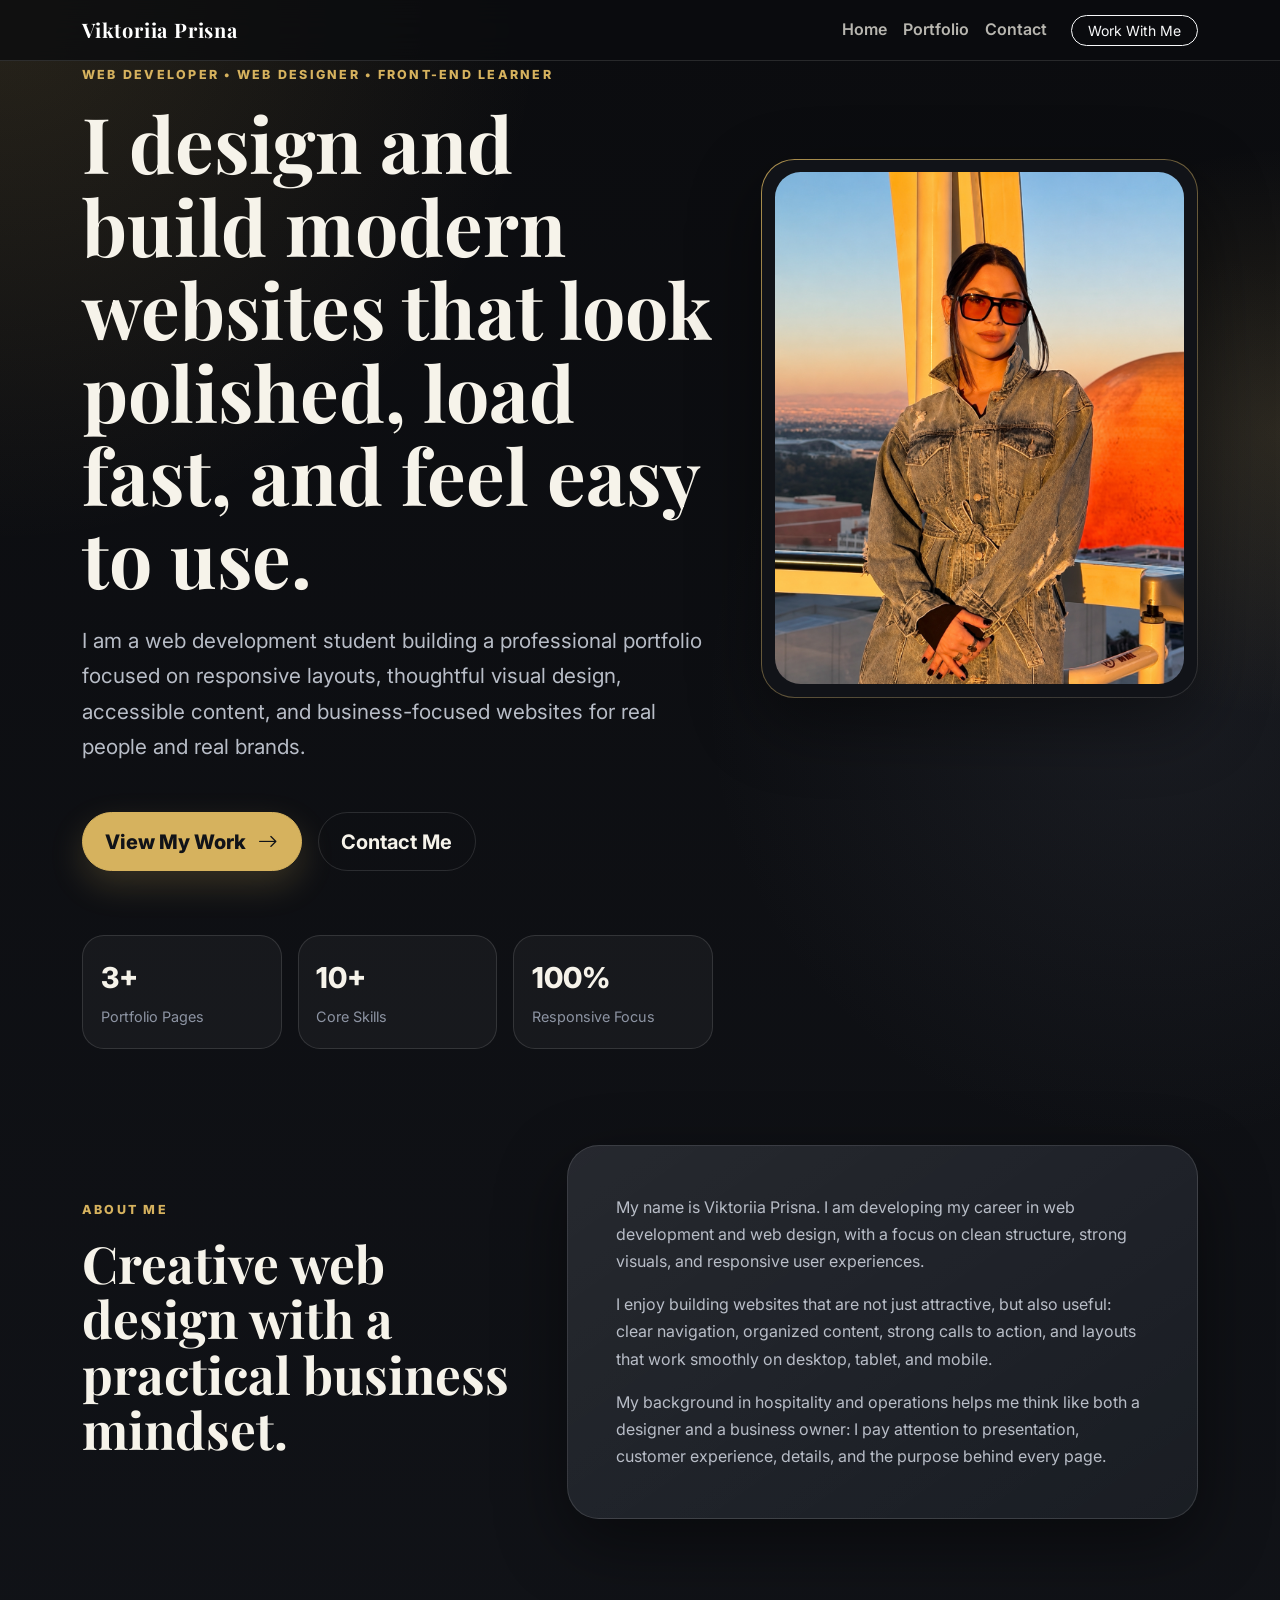
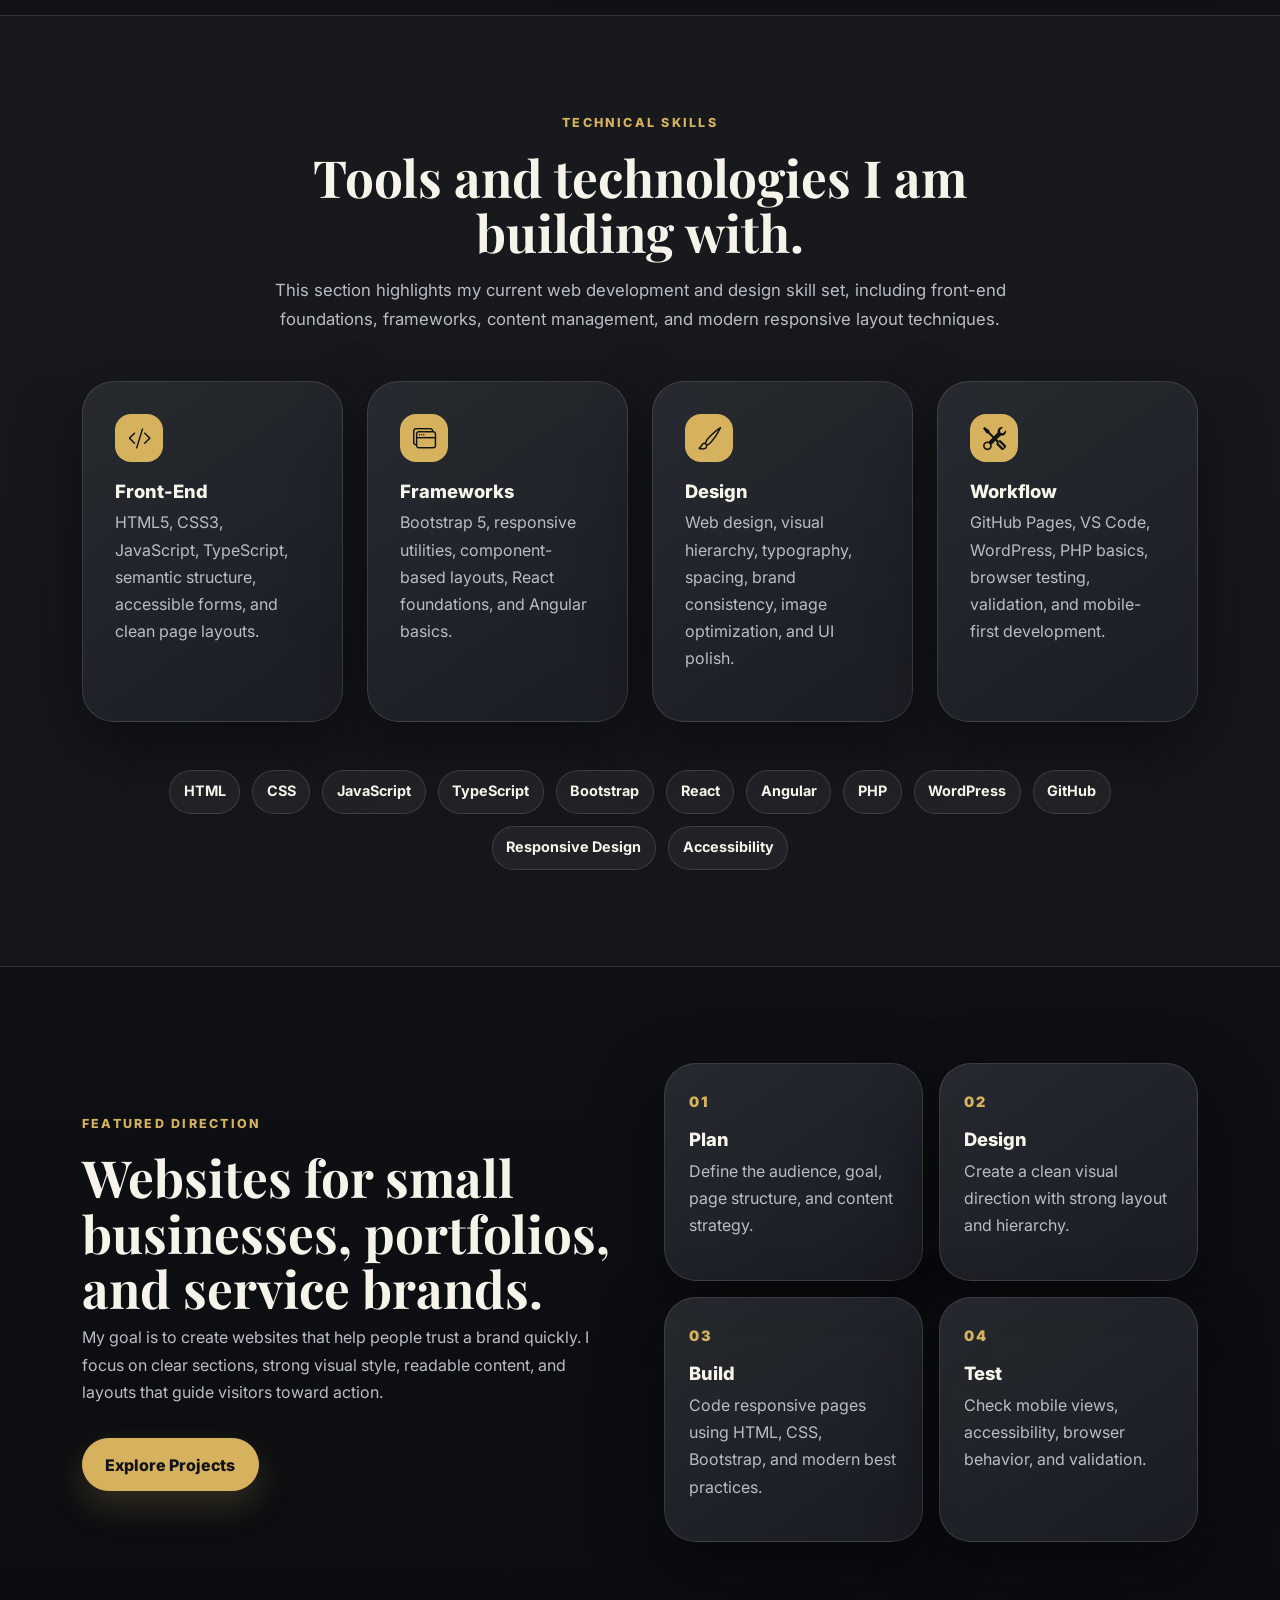
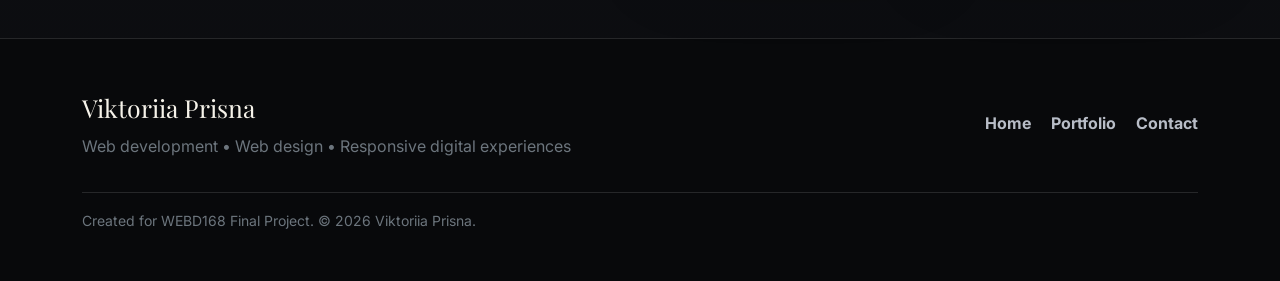
<file: viktoriia-prisna-final-portfolio/final/index.html>
<!doctype html>
<html lang="en">
  <head>
    <meta charset="UTF-8" />
    <meta name="viewport" content="width=device-width, initial-scale=1" />
    <meta name="author" content="Viktoriia Prisna" />
    <link rel="icon" type="image/png" href="images/favicon.png" />
    <link
      href="https://cdn.jsdelivr.net/npm/bootstrap@5.3.3/dist/css/bootstrap.min.css"
      rel="stylesheet"
    />
    <link
      href="https://cdn.jsdelivr.net/npm/bootstrap-icons@1.11.3/font/bootstrap-icons.css"
      rel="stylesheet"
    />
    <link rel="stylesheet" href="css/styles.css" />

    <title>Viktoriia Prisna | Web Developer Portfolio</title>
    <meta
      name="description"
      content="Professional portfolio for Viktoriia Prisna, a web developer and web designer focused on responsive websites, clean design, and user-friendly digital experiences."
    />
  </head>

  <body>
    <a class="skip-link" href="#main-content">Skip to main content</a>

    <nav
      class="navbar navbar-expand-lg navbar-dark fixed-top glass-nav"
      aria-label="Main navigation"
    >
      <div class="container">
        <a class="navbar-brand fw-bold" href="index.html">Viktoriia Prisna</a>
        <button
          class="navbar-toggler"
          type="button"
          data-bs-toggle="collapse"
          data-bs-target="#mainNavbar"
          aria-controls="mainNavbar"
          aria-expanded="false"
          aria-label="Toggle navigation"
        >
          <span class="navbar-toggler-icon"></span>
        </button>

        <div class="collapse navbar-collapse" id="mainNavbar">
          <ul class="navbar-nav ms-auto align-items-lg-center">
            <li class="nav-item">
              <a class="nav-link" href="index.html">Home</a>
            </li>
            <li class="nav-item">
              <a class="nav-link" href="portfolio.html">Portfolio</a>
            </li>
            <li class="nav-item">
              <a class="nav-link" href="contact.html">Contact</a>
            </li>
            <li class="nav-item ms-lg-3">
              <a
                class="btn btn-outline-light btn-sm rounded-pill px-3"
                href="contact.html"
                >Work With Me</a
              >
            </li>
          </ul>
        </div>
      </div>
    </nav>

    <header class="hero-section">
      <div class="container">
        <div class="row align-items-center min-vh-100 g-5">
          <div class="col-lg-7">
            <p class="eyebrow mb-3">
              Web Developer • Web Designer • Front-End Learner
            </p>
            <h1 class="hero-title">
              I design and build modern websites that look polished, load fast,
              and feel easy to use.
            </h1>
            <p class="hero-text mt-4">
              I am a web development student building a professional portfolio
              focused on responsive layouts, thoughtful visual design,
              accessible content, and business-focused websites for real people
              and real brands.
            </p>
            <div class="hero-mobile-photo d-lg-none">
  <div class="portrait-card">
    <img
      src="images/professional-photo.jpg"
      class="img-fluid professional-photo"
      alt="Professional portrait placeholder for Viktoriia Prisna"
    />
  </div>
</div>

            <div class="d-flex flex-column flex-sm-row gap-3 mt-5">
              <a class="btn btn-gold btn-lg" href="portfolio.html">
                View My Work <i class="bi bi-arrow-right ms-2"></i>
              </a>
              <a class="btn btn-ghost btn-lg" href="contact.html">Contact Me</a>
            </div>

            <div class="row g-3 mt-5 hero-stats">
              <div class="col-6 col-md-4">
                <div class="stat-card">
                  <span class="stat-number">3+</span>
                  <span class="stat-label">Portfolio Pages</span>
                </div>
              </div>
              <div class="col-6 col-md-4">
                <div class="stat-card">
                  <span class="stat-number">10+</span>
                  <span class="stat-label">Core Skills</span>
                </div>
              </div>
              <div class="col-12 col-md-4">
                <div class="stat-card">
                  <span class="stat-number">100%</span>
                  <span class="stat-label">Responsive Focus</span>
                </div>
              </div>
            </div>
          </div>

          <div class="col-lg-5 d-none d-lg-block">
            <div class="portrait-card">
              <img
                src="images/professional-photo.jpg"
                class="img-fluid professional-photo"
                alt="Professional portrait placeholder for Viktoriia Prisna"
              />
            </div>
          </div>
        </div>
      </div>
    </header>

    <main id="main-content">
      <section class="section-padding about-section">
        <div class="container">
          <div class="row g-5 align-items-center">
            <div class="col-lg-5">
              <p class="eyebrow">About Me</p>
              <h2 class="section-title">
                Creative web design with a practical business mindset.
              </h2>
            </div>
            <div class="col-lg-7">
              <div class="content-card">
                <p>
                  My name is Viktoriia Prisna. I am developing my career in web
                  development and web design, with a focus on clean structure,
                  strong visuals, and responsive user experiences.
                </p>
                <p>
                  I enjoy building websites that are not just attractive, but
                  also useful: clear navigation, organized content, strong calls
                  to action, and layouts that work smoothly on desktop, tablet,
                  and mobile.
                </p>
                <p class="mb-0">
                  My background in hospitality and operations helps me think
                  like both a designer and a business owner: I pay attention to
                  presentation, customer experience, details, and the purpose
                  behind every page.
                </p>
              </div>
            </div>
          </div>
        </div>
      </section>

      <section class="section-padding skills-section">
        <div class="container">
          <div class="text-center mb-5">
            <p class="eyebrow">Technical Skills</p>
            <h2 class="section-title mx-auto">
              Tools and technologies I am building with.
            </h2>
            <p class="section-intro">
              This section highlights my current web development and design
              skill set, including front-end foundations, frameworks, content
              management, and modern responsive layout techniques.
            </p>
          </div>

          <div class="row g-4">
            <div class="col-md-6 col-xl-3">
              <div class="skill-card h-100">
                <i class="bi bi-code-slash skill-icon"></i>
                <h3>Front-End</h3>
                <p>
                  HTML5, CSS3, JavaScript, TypeScript, semantic structure,
                  accessible forms, and clean page layouts.
                </p>
              </div>
            </div>
            <div class="col-md-6 col-xl-3">
              <div class="skill-card h-100">
                <i class="bi bi-window-stack skill-icon"></i>
                <h3>Frameworks</h3>
                <p>
                  Bootstrap 5, responsive utilities, component-based layouts,
                  React foundations, and Angular basics.
                </p>
              </div>
            </div>
            <div class="col-md-6 col-xl-3">
              <div class="skill-card h-100">
                <i class="bi bi-brush skill-icon"></i>
                <h3>Design</h3>
                <p>
                  Web design, visual hierarchy, typography, spacing, brand
                  consistency, image optimization, and UI polish.
                </p>
              </div>
            </div>
            <div class="col-md-6 col-xl-3">
              <div class="skill-card h-100">
                <i class="bi bi-tools skill-icon"></i>
                <h3>Workflow</h3>
                <p>
                  GitHub Pages, VS Code, WordPress, PHP basics, browser testing,
                  validation, and mobile-first development.
                </p>
              </div>
            </div>
          </div>

          <div class="tech-stack mt-5" aria-label="Technology list">
            <span>HTML</span>
            <span>CSS</span>
            <span>JavaScript</span>
            <span>TypeScript</span>
            <span>Bootstrap</span>
            <span>React</span>
            <span>Angular</span>
            <span>PHP</span>
            <span>WordPress</span>
            <span>GitHub</span>
            <span>Responsive Design</span>
            <span>Accessibility</span>
          </div>
        </div>
      </section>

      <section class="section-padding featured-section">
        <div class="container">
          <div class="row g-5 align-items-center">
            <div class="col-lg-6">
              <p class="eyebrow">Featured Direction</p>
              <h2 class="section-title">
                Websites for small businesses, portfolios, and service brands.
              </h2>
              <p>
                My goal is to create websites that help people trust a brand
                quickly. I focus on clear sections, strong visual style,
                readable content, and layouts that guide visitors toward action.
              </p>
              <a class="btn btn-gold mt-3" href="portfolio.html"
                >Explore Projects</a
              >
            </div>
            <div class="col-lg-6">
              <div class="process-grid">
                <div class="process-card">
                  <span>01</span>
                  <h3>Plan</h3>
                  <p>
                    Define the audience, goal, page structure, and content
                    strategy.
                  </p>
                </div>
                <div class="process-card">
                  <span>02</span>
                  <h3>Design</h3>
                  <p>
                    Create a clean visual direction with strong layout and
                    hierarchy.
                  </p>
                </div>
                <div class="process-card">
                  <span>03</span>
                  <h3>Build</h3>
                  <p>
                    Code responsive pages using HTML, CSS, Bootstrap, and modern
                    best practices.
                  </p>
                </div>
                <div class="process-card">
                  <span>04</span>
                  <h3>Test</h3>
                  <p>
                    Check mobile views, accessibility, browser behavior, and
                    validation.
                  </p>
                </div>
              </div>
            </div>
          </div>
        </div>
      </section>
    </main>

    <footer class="site-footer py-5">
      <div class="container">
        <div class="row gy-4 align-items-center">
          <div class="col-md-7">
            <p class="footer-brand mb-1">Viktoriia Prisna</p>
            <p class="mb-0 text-secondary">
              Web development • Web design • Responsive digital experiences
            </p>
          </div>
          <div class="col-md-5 text-md-end">
            <a class="footer-link" href="index.html">Home</a>
            <a class="footer-link" href="portfolio.html">Portfolio</a>
            <a class="footer-link" href="contact.html">Contact</a>
          </div>
        </div>
        <hr class="footer-line" />
        <p class="small text-secondary mb-0">
          Created for WEBD168 Final Project. © 2026 Viktoriia Prisna.
        </p>
      </div>
    </footer>

    <script src="https://cdn.jsdelivr.net/npm/bootstrap@5.3.3/dist/js/bootstrap.bundle.min.js"></script>
  </body>
</html>
</file>
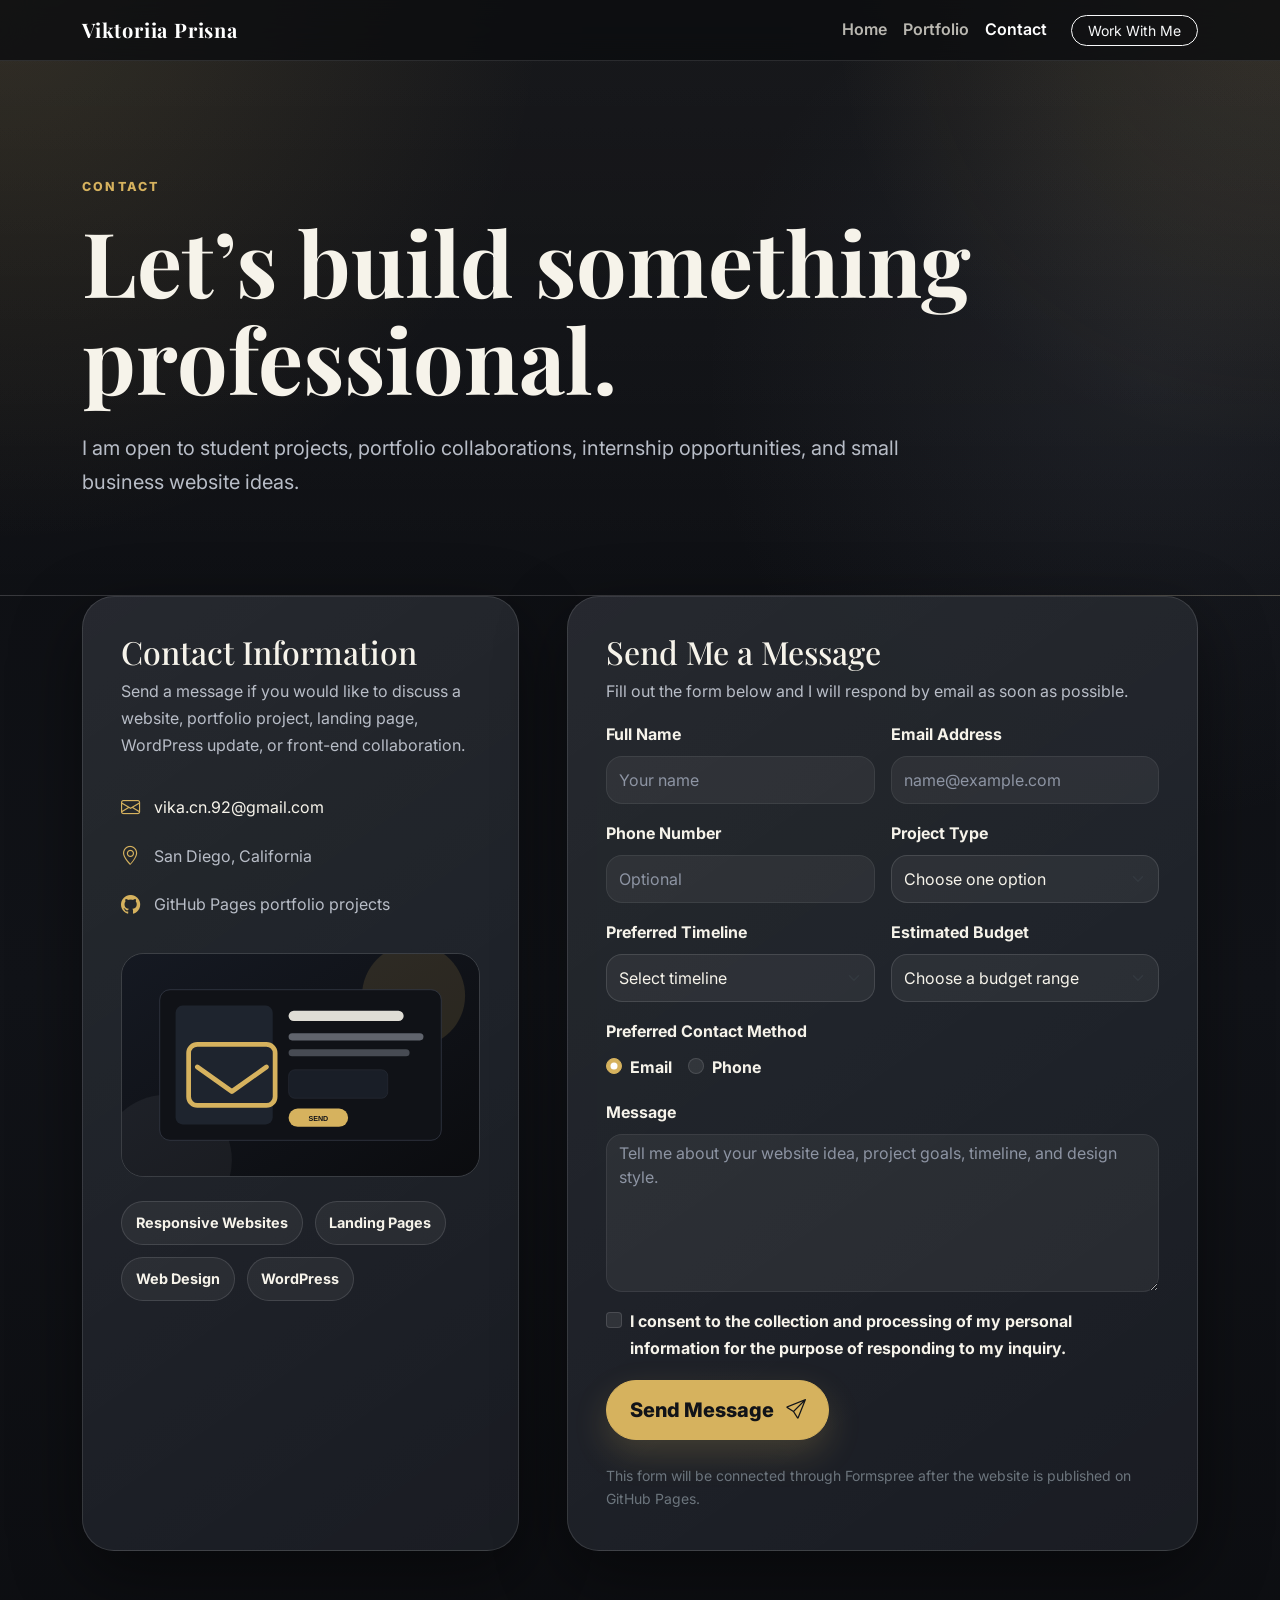
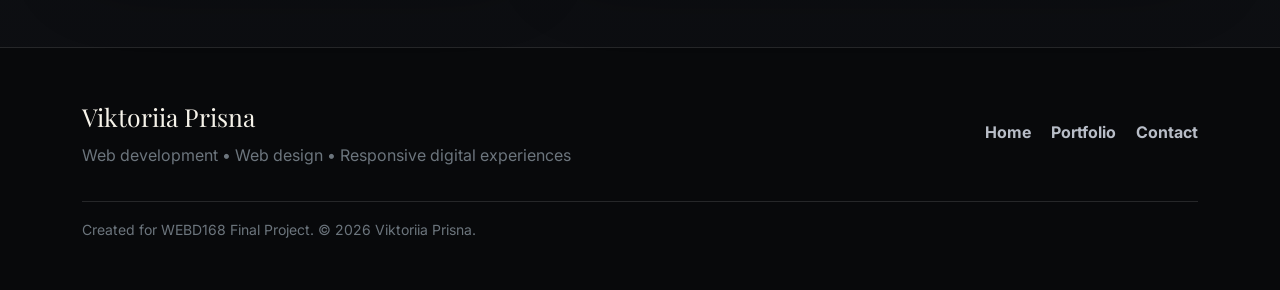
<file: viktoriia-prisna-final-portfolio/final/contact.html>
<!doctype html>
<html lang="en">
  <head>
    <meta charset="UTF-8" />
    <meta name="viewport" content="width=device-width, initial-scale=1" />
    <meta name="author" content="Viktoriia Prisna" />

    <link rel="icon" type="image/png" href="images/favicon.png" />

    <!-- Bootstrap CSS -->
    <link
      href="https://cdn.jsdelivr.net/npm/bootstrap@5.3.3/dist/css/bootstrap.min.css"
      rel="stylesheet"
    />

    <!-- Bootstrap Icons -->
    <link
      href="https://cdn.jsdelivr.net/npm/bootstrap-icons@1.11.3/font/bootstrap-icons.css"
      rel="stylesheet"
    />

    <!-- Custom CSS -->
    <link rel="stylesheet" href="css/styles.css" />

    <title>Contact | Viktoriia Prisna</title>

    <meta
      name="description"
      content="Contact Viktoriia Prisna for web development, web design, responsive websites, portfolio projects, and collaboration."
    />
  </head>

  <body>
    <a class="skip-link" href="#main-content">Skip to main content</a>

    <!-- Navigation -->
    <nav
      class="navbar navbar-expand-lg navbar-dark fixed-top glass-nav"
      aria-label="Main navigation"
    >
      <div class="container">
        <a class="navbar-brand fw-bold" href="index.html">Viktoriia Prisna</a>

        <button
          class="navbar-toggler"
          type="button"
          data-bs-toggle="collapse"
          data-bs-target="#mainNavbar"
          aria-controls="mainNavbar"
          aria-expanded="false"
          aria-label="Toggle navigation"
        >
          <span class="navbar-toggler-icon"></span>
        </button>

        <div class="collapse navbar-collapse" id="mainNavbar">
          <ul class="navbar-nav ms-auto align-items-lg-center">
            <li class="nav-item">
              <a class="nav-link" href="index.html">Home</a>
            </li>

            <li class="nav-item">
              <a class="nav-link" href="portfolio.html">Portfolio</a>
            </li>

            <li class="nav-item">
              <a
                class="nav-link active"
                aria-current="page"
                href="contact.html"
              >
                Contact
              </a>
            </li>

            <li class="nav-item ms-lg-3">
              <a
                class="btn btn-outline-light btn-sm rounded-pill px-3"
                href="contact.html"
              >
                Work With Me
              </a>
            </li>
          </ul>
        </div>
      </div>
    </nav>

    <!-- Main Content -->
    <main id="main-content">
      <!-- Page Hero -->
      <section class="page-hero">
        <div class="container">
          <p class="eyebrow">Contact</p>

          <h1 class="page-title">Let’s build something professional.</h1>

          <p class="page-intro">
            I am open to student projects, portfolio collaborations, internship
            opportunities, and small business website ideas.
          </p>
        </div>
      </section>

      <!-- Contact Section -->
      <section class="section-padding pt-0">
        <div class="container">
          <div class="row g-5">
            <!-- Contact Info -->
            <div class="col-lg-5">
              <div class="contact-panel h-100">
                <h2>Contact Information</h2>

                <p>
                  Send a message if you would like to discuss a website,
                  portfolio project, landing page, WordPress update, or
                  front-end collaboration.
                </p>

                <ul class="contact-list">
                  <li>
                    <i class="bi bi-envelope"></i>
                    <a href="mailto:vika.cn.92@gmail.com">
                      vika.cn.92@gmail.com
                    </a>
                  </li>

                  <li>
                    <i class="bi bi-geo-alt"></i>
                    <span>San Diego, California</span>
                  </li>

                  <li>
                    <i class="bi bi-github"></i>
                    <span>GitHub Pages portfolio projects</span>
                  </li>
                </ul>

                <img
                  src="images/contact-workspace.svg"
                  class="contact-image"
                  alt="Abstract contact form and web design workspace illustration"
                />

                <div class="mini-services">
                  <span>Responsive Websites</span>
                  <span>Landing Pages</span>
                  <span>Web Design</span>
                  <span>WordPress</span>
                </div>
              </div>
            </div>

            <!-- Contact Form -->
            <div class="col-lg-7">
              <div class="form-card">
                <h2>Send Me a Message</h2>

                <p>
                  Fill out the form below and I will respond by email as soon as
                  possible.
                </p>

                
                <form
                  id="contact-form"
                  class="portfolio-form"
                  action="https://formspree.io/f/xrejnllv"
                  method="POST"
                  accept-charset="UTF-8"
                >
                  <!-- Email subject shown in your inbox -->
                  <input
                    type="hidden"
                    name="_subject"
                    value="New portfolio inquiry from Viktoriia Prisna website"
                  />

            
                  <input
                    type="hidden"
                    name="recipient_email"
                    value="vika.cn.92@gmail.com"
                  />

                  <div class="row g-3">
                    <div class="col-md-6">
                      <label for="name" class="form-label">Full Name</label>
                      <input
                        type="text"
                        class="form-control"
                        id="name"
                        name="name"
                        placeholder="Your name"
                        autocomplete="name"
                        required
                      />
                    </div>

                    <div class="col-md-6">
                      <label for="email" class="form-label">
                        Email Address
                      </label>
                      <input
                        type="email"
                        class="form-control"
                        id="email"
                        name="email"
                        placeholder="name@example.com"
                        autocomplete="email"
                        required
                      />
                    </div>

                    <div class="col-md-6">
                      <label for="phone" class="form-label">
                        Phone Number
                      </label>
                      <input
                        type="tel"
                        class="form-control"
                        id="phone"
                        name="phone"
                        placeholder="Optional"
                        autocomplete="tel"
                      />
                    </div>

                    <div class="col-md-6">
                      <label for="project-type" class="form-label">
                        Project Type
                      </label>
                      <select
                        class="form-select"
                        id="project-type"
                        name="project_type"
                        required
                      >
                        <option value="">Choose one option</option>
                        <option value="business-website">
                          Business Website
                        </option>
                        <option value="portfolio-website">
                          Portfolio Website
                        </option>
                        <option value="landing-page">Landing Page</option>
                        <option value="wordpress-support">
                          WordPress Support
                        </option>
                        <option value="react-project">React Project</option>
                        <option value="other">Other</option>
                      </select>
                    </div>

                    <div class="col-md-6">
                      <label for="timeline" class="form-label">
                        Preferred Timeline
                      </label>
                      <select class="form-select" id="timeline" name="timeline">
                        <option value="">Select timeline</option>
                        <option value="asap">As soon as possible</option>
                        <option value="one-month">Within one month</option>
                        <option value="flexible">Flexible</option>
                        <option value="not-sure">Not sure yet</option>
                      </select>
                    </div>

                    <div class="col-md-6">
                      <label for="budget" class="form-label">
                        Estimated Budget
                      </label>
                      <select class="form-select" id="budget" name="budget">
                        <option value="">Choose a budget range</option>
                        <option value="under-500">Under $500</option>
                        <option value="500-1000">$500 - $1,000</option>
                        <option value="1000-2500">$1,000 - $2,500</option>
                        <option value="2500-plus">$2,500+</option>
                        <option value="not-sure">Not sure yet</option>
                      </select>
                    </div>

                    <fieldset class="col-12">
                      <legend class="form-label fs-6">
                        Preferred Contact Method
                      </legend>

                      <div class="d-flex flex-wrap gap-3">
                        <div class="form-check">
                          <input
                            class="form-check-input"
                            type="radio"
                            name="contact_method"
                            id="contact-email"
                            value="email"
                            checked
                          />
                          <label class="form-check-label" for="contact-email">
                            Email
                          </label>
                        </div>

                        <div class="form-check">
                          <input
                            class="form-check-input"
                            type="radio"
                            name="contact_method"
                            id="contact-phone"
                            value="phone"
                          />
                          <label class="form-check-label" for="contact-phone">
                            Phone
                          </label>
                        </div>
                      </div>
                    </fieldset>

                    <div class="col-12">
                      <label for="message" class="form-label"> Message </label>
                      <textarea
                        class="form-control"
                        id="message"
                        name="message"
                        rows="6"
                        placeholder="Tell me about your website idea, project goals, timeline, and design style."
                        required
                      ></textarea>
                    </div>

                    <!-- Anti-spam hidden field -->
                    <div class="d-none" aria-hidden="true">
                      <label for="website">Website</label>
                      <input
                        type="text"
                        id="website"
                        name="_gotcha"
                        tabindex="-1"
                        autocomplete="off"
                      />
                    </div>

                    <div class="col-12">
                      <div class="form-check">
                        <input
                          class="form-check-input"
                          type="checkbox"
                          id="permission"
                          name="privacy_consent"
                          value="I consent to the collection and processing of my personal information for the purpose of responding to my inquiry."
                          required
                        />
                        <label class="form-check-label" for="permission">
                          I consent to the collection and processing of my
                          personal information for the purpose of responding to
                          my inquiry.
                        </label>
                      </div>
                    </div>

                    <div class="col-12">
                      <button type="submit" class="btn btn-gold btn-lg">
                        Send Message <i class="bi bi-send ms-2"></i>
                      </button>
                    </div>
                  </div>
                </form>

                <p class="small text-secondary mt-4 mb-0">
                  This form will be connected through Formspree after the
                  website is published on GitHub Pages.
                </p>
              </div>
            </div>
          </div>
        </div>
      </section>
    </main>

    <!-- Footer -->
    <footer class="site-footer py-5">
      <div class="container">
        <div class="row gy-4 align-items-center">
          <div class="col-md-7">
            <p class="footer-brand mb-1">Viktoriia Prisna</p>
            <p class="mb-0 text-secondary">
              Web development • Web design • Responsive digital experiences
            </p>
          </div>

          <div class="col-md-5 text-md-end">
            <a class="footer-link" href="index.html">Home</a>
            <a class="footer-link" href="portfolio.html">Portfolio</a>
            <a class="footer-link" href="contact.html">Contact</a>
          </div>
        </div>

        <hr class="footer-line" />

        <p class="small text-secondary mb-0">
          Created for WEBD168 Final Project. © 2026 Viktoriia Prisna.
        </p>
      </div>
    </footer>

    <!-- Bootstrap JavaScript Bundle -->
    <script src="https://cdn.jsdelivr.net/npm/bootstrap@5.3.3/dist/js/bootstrap.bundle.min.js"></script>
  </body>
</html>
</file>
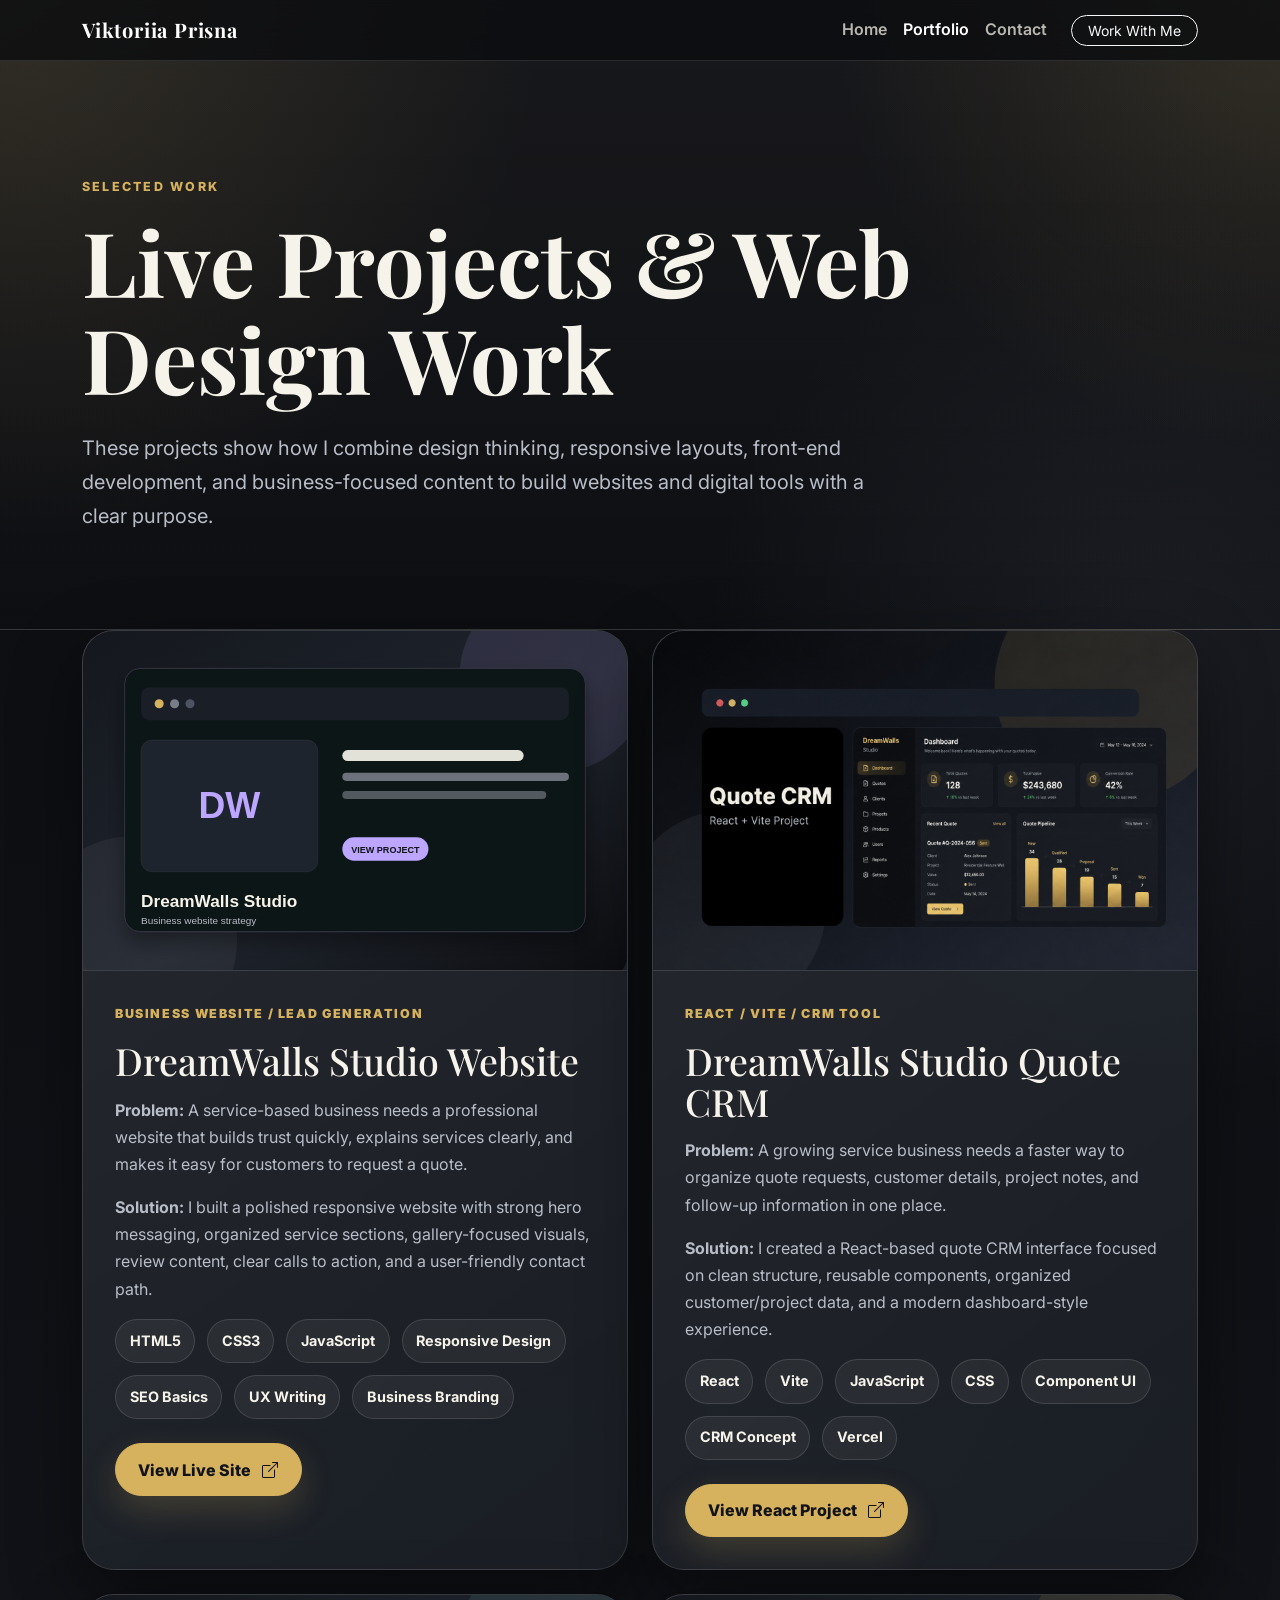
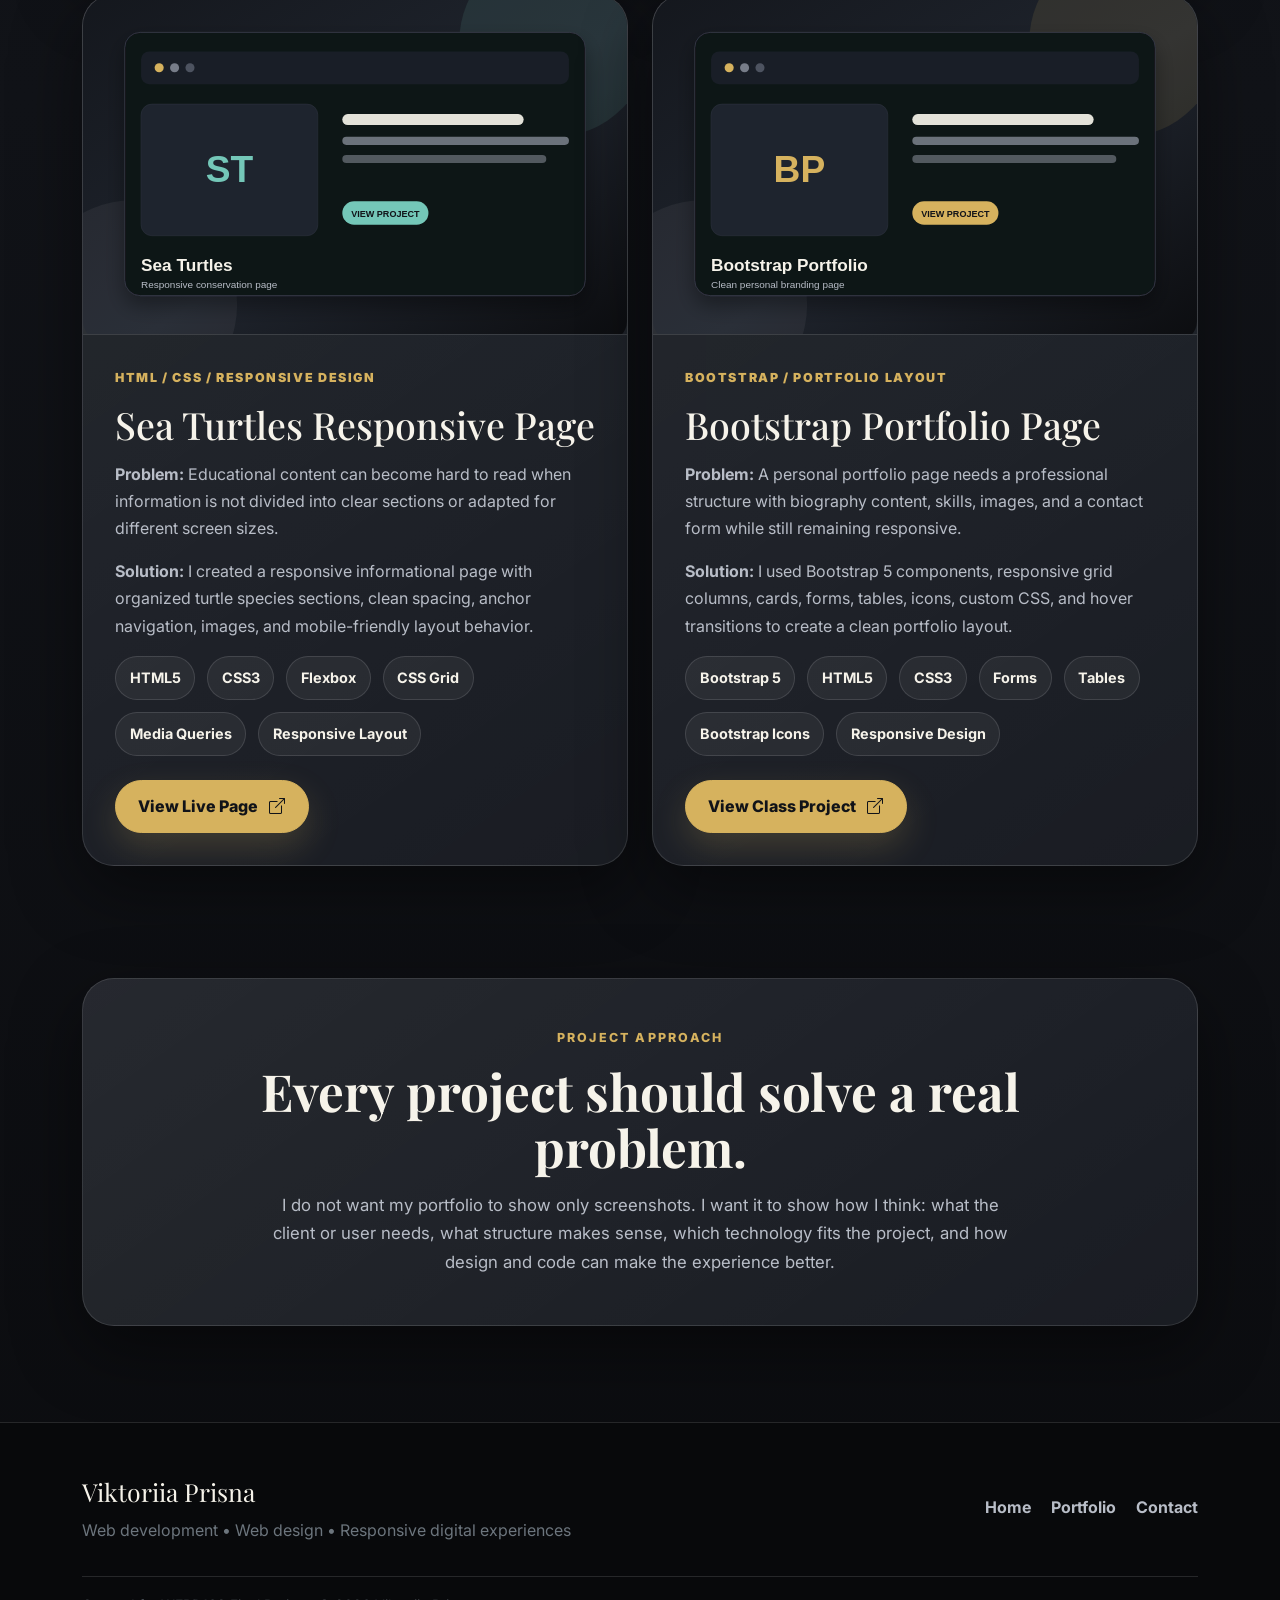
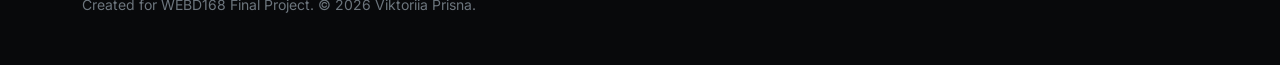
<file: viktoriia-prisna-final-portfolio/final/portfolio.html>
<!doctype html>
<!-- UPDATED PORTFOLIO VERSION: real live projects added May 15, 2026 -->
<html lang="en">
  <head>
    <meta charset="UTF-8" />
    <meta name="viewport" content="width=device-width, initial-scale=1" />
    <meta name="author" content="Viktoriia Prisna" />
    <link rel="icon" type="image/png" href="images/favicon.png" />
    <link
      href="https://cdn.jsdelivr.net/npm/bootstrap@5.3.3/dist/css/bootstrap.min.css"
      rel="stylesheet"
    />
    <link
      href="https://cdn.jsdelivr.net/npm/bootstrap-icons@1.11.3/font/bootstrap-icons.css"
      rel="stylesheet"
    />
    <link rel="stylesheet" href="css/styles.css" />

    <title>Portfolio | Viktoriia Prisna</title>
    <meta
      name="description"
      content="Live web development and web design projects by Viktoriia Prisna, including DreamWalls Studio, React CRM, Sea Turtles, and Bootstrap portfolio work."
    />
  </head>

  <body>
    <a class="skip-link" href="#main-content">Skip to main content</a>

    <nav
      class="navbar navbar-expand-lg navbar-dark fixed-top glass-nav"
      aria-label="Main navigation"
    >
      <div class="container">
        <a class="navbar-brand fw-bold" href="index.html">Viktoriia Prisna</a>
        <button
          class="navbar-toggler"
          type="button"
          data-bs-toggle="collapse"
          data-bs-target="#mainNavbar"
          aria-controls="mainNavbar"
          aria-expanded="false"
          aria-label="Toggle navigation"
        >
          <span class="navbar-toggler-icon"></span>
        </button>

        <div class="collapse navbar-collapse" id="mainNavbar">
          <ul class="navbar-nav ms-auto align-items-lg-center">
            <li class="nav-item">
              <a class="nav-link" href="index.html">Home</a>
            </li>
            <li class="nav-item">
              <a
                class="nav-link active"
                aria-current="page"
                href="portfolio.html"
                >Portfolio</a
              >
            </li>
            <li class="nav-item">
              <a class="nav-link" href="contact.html">Contact</a>
            </li>
            <li class="nav-item ms-lg-3">
              <a
                class="btn btn-outline-light btn-sm rounded-pill px-3"
                href="contact.html"
                >Work With Me</a
              >
            </li>
          </ul>
        </div>
      </div>
    </nav>

    <main id="main-content">
      <section class="page-hero">
        <div class="container">
          <p class="eyebrow">Selected Work</p>
          <h1 class="page-title">Live Projects & Web Design Work</h1>
          <p class="page-intro">
            These projects show how I combine design thinking, responsive
            layouts, front-end development, and business-focused content to
            build websites and digital tools with a clear purpose.
          </p>
        </div>
      </section>

      <section class="section-padding pt-0">
        <div class="container">
          <div class="row g-4">
            <div class="col-lg-6">
              <article class="project-card h-100">
                <img
                  src="images/dreamwalls-studio-project.svg"
                  class="project-image"
                  alt="Dark website mockup for DreamWalls Studio business website"
                />
                <div class="project-body">
                  <p class="project-type">Business Website / Lead Generation</p>
                  <h2>DreamWalls Studio Website</h2>
                  <p>
                    <strong>Problem:</strong> A service-based business needs a
                    professional website that builds trust quickly, explains
                    services clearly, and makes it easy for customers to request
                    a quote.
                  </p>
                  <p>
                    <strong>Solution:</strong> I built a polished responsive
                    website with strong hero messaging, organized service
                    sections, gallery-focused visuals, review content, clear
                    calls to action, and a user-friendly contact path.
                  </p>
                  <div class="project-tags">
                    <span>HTML5</span>
                    <span>CSS3</span>
                    <span>JavaScript</span>
                    <span>Responsive Design</span>
                    <span>SEO Basics</span>
                    <span>UX Writing</span>
                    <span>Business Branding</span>
                  </div>
                  <div class="project-actions">
                    <a
                      class="btn btn-gold"
                      href="https://dreamwallsstudio.com/"
                      target="_blank"
                      rel="noopener noreferrer"
                    >
                      View Live Site
                      <i class="bi bi-box-arrow-up-right ms-2"></i>
                    </a>
                  </div>
                </div>
              </article>
            </div>

            <div class="col-lg-6">
              <article class="project-card h-100">
                <img
                  src="images/crm-react-project.png"
                  class="project-image"
                  alt="Dashboard mockup for DreamWalls Studio React quote CRM project"
                />
                <div class="project-body">
                  <p class="project-type">React / Vite / CRM Tool</p>
                  <h2>DreamWalls Studio Quote CRM</h2>
                  <p>
                    <strong>Problem:</strong> A growing service business needs a
                    faster way to organize quote requests, customer details,
                    project notes, and follow-up information in one place.
                  </p>
                  <p>
                    <strong>Solution:</strong> I created a React-based quote CRM
                    interface focused on clean structure, reusable components,
                    organized customer/project data, and a modern
                    dashboard-style experience.
                  </p>
                  <div class="project-tags">
                    <span>React</span>
                    <span>Vite</span>
                    <span>JavaScript</span>
                    <span>CSS</span>
                    <span>Component UI</span>
                    <span>CRM Concept</span>
                    <span>Vercel</span>
                  </div>
                  <div class="project-actions">
                    <a
                      class="btn btn-gold"
                      href="https://dreamwalls-quote-crm-rh5j.vercel.app/"
                      target="_blank"
                      rel="noopener noreferrer"
                    >
                      View React Project
                      <i class="bi bi-box-arrow-up-right ms-2"></i>
                    </a>
                  </div>
                </div>
              </article>
            </div>

            <div class="col-lg-6">
              <article class="project-card h-100">
                <img
                  src="images/sea-turtles-project.svg"
                  class="project-image"
                  alt="Responsive conservation website mockup for Sea Turtles project"
                />
                <div class="project-body">
                  <p class="project-type">HTML / CSS / Responsive Design</p>
                  <h2>Sea Turtles Responsive Page</h2>
                  <p>
                    <strong>Problem:</strong> Educational content can become
                    hard to read when information is not divided into clear
                    sections or adapted for different screen sizes.
                  </p>
                  <p>
                    <strong>Solution:</strong> I created a responsive
                    informational page with organized turtle species sections,
                    clean spacing, anchor navigation, images, and
                    mobile-friendly layout behavior.
                  </p>
                  <div class="project-tags">
                    <span>HTML5</span>
                    <span>CSS3</span>
                    <span>Flexbox</span>
                    <span>CSS Grid</span>
                    <span>Media Queries</span>
                    <span>Responsive Layout</span>
                  </div>
                  <div class="project-actions">
                    <a
                      class="btn btn-gold"
                      href="https://dreamwallsstudioca.github.io/webd168/lesson07/index.html#green"
                      target="_blank"
                      rel="noopener noreferrer"
                    >
                      View Live Page
                      <i class="bi bi-box-arrow-up-right ms-2"></i>
                    </a>
                  </div>
                </div>
              </article>
            </div>

            <div class="col-lg-6">
              <article class="project-card h-100">
                <img
                  src="images/bootstrap-portfolio-project.svg"
                  class="project-image"
                  alt="Bootstrap portfolio website mockup with cards and contact form"
                />
                <div class="project-body">
                  <p class="project-type">Bootstrap / Portfolio Layout</p>
                  <h2>Bootstrap Portfolio Page</h2>
                  <p>
                    <strong>Problem:</strong> A personal portfolio page needs a
                    professional structure with biography content, skills,
                    images, and a contact form while still remaining responsive.
                  </p>
                  <p>
                    <strong>Solution:</strong> I used Bootstrap 5 components,
                    responsive grid columns, cards, forms, tables, icons, custom
                    CSS, and hover transitions to create a clean portfolio
                    layout.
                  </p>
                  <div class="project-tags">
                    <span>Bootstrap 5</span>
                    <span>HTML5</span>
                    <span>CSS3</span>
                    <span>Forms</span>
                    <span>Tables</span>
                    <span>Bootstrap Icons</span>
                    <span>Responsive Design</span>
                  </div>
                  <div class="project-actions">
                    <a
                      class="btn btn-gold"
                      href="https://dreamwallsstudioca.github.io/webd168/Lesson%2011/index.html"
                      target="_blank"
                      rel="noopener noreferrer"
                    >
                      View Class Project
                      <i class="bi bi-box-arrow-up-right ms-2"></i>
                    </a>
                  </div>
                </div>
              </article>
            </div>
          </div>
        </div>
      </section>

      <section class="section-padding compact-section">
        <div class="container">
          <div class="content-card text-center">
            <p class="eyebrow">Project Approach</p>
            <h2 class="section-title mx-auto">
              Every project should solve a real problem.
            </h2>
            <p class="section-intro mb-0">
              I do not want my portfolio to show only screenshots. I want it to
              show how I think: what the client or user needs, what structure
              makes sense, which technology fits the project, and how design and
              code can make the experience better.
            </p>
          </div>
        </div>
      </section>
    </main>

    <footer class="site-footer py-5">
      <div class="container">
        <div class="row gy-4 align-items-center">
          <div class="col-md-7">
            <p class="footer-brand mb-1">Viktoriia Prisna</p>
            <p class="mb-0 text-secondary">
              Web development • Web design • Responsive digital experiences
            </p>
          </div>
          <div class="col-md-5 text-md-end">
            <a class="footer-link" href="index.html">Home</a>
            <a class="footer-link" href="portfolio.html">Portfolio</a>
            <a class="footer-link" href="contact.html">Contact</a>
          </div>
        </div>
        <hr class="footer-line" />
        <p class="small text-secondary mb-0">
          Created for WEBD168 Final Project. © 2026 Viktoriia Prisna.
        </p>
      </div>
    </footer>

    <script src="https://cdn.jsdelivr.net/npm/bootstrap@5.3.3/dist/js/bootstrap.bundle.min.js"></script>
  </body>
</html>
</file>
<file: viktoriia-prisna-final-portfolio/final/css/styles.css>
@import url("https://fonts.googleapis.com/css2?family=Inter:wght@400;500;600;700;800&family=Playfair+Display:wght@600;700&display=swap");

/* Base reset */
*,
*::before,
*::after {
  box-sizing: border-box;
}

/* Theme variables */
:root {
  --bg: #0b0c0f;
  --bg-soft: #111318;
  --bg-elevated: #171a21;
  --card: rgba(23, 26, 33, 0.82);
  --card-strong: #1b1f28;
  --text: #f6f3ea;
  --text-muted: #b8bdc7;
  --text-soft: #8d94a3;
  --accent: #d6b25e;
  --accent-hover: #f0cf7a;
  --line: rgba(255, 255, 255, 0.12);
  --line-strong: rgba(214, 178, 94, 0.35);
  --shadow: 0 24px 70px rgba(0, 0, 0, 0.45);
  --radius-lg: 22px;
  --radius-xl: 32px;
}

html {
  scroll-behavior: smooth;
}

body {
  margin: 0;
  color: var(--text);
  background:
    radial-gradient(
      circle at top left,
      rgba(214, 178, 94, 0.14),
      transparent 34rem
    ),
    radial-gradient(
      circle at 90% 20%,
      rgba(117, 125, 146, 0.12),
      transparent 28rem
    ),
    linear-gradient(180deg, #0b0c0f 0%, #111318 52%, #0b0c0f 100%);
  font-family: "Inter", Arial, Helvetica, sans-serif;
  line-height: 1.7;
}

img {
  max-width: 100%;
  display: block;
}

a {
  color: inherit;
}

h1,
h2,
h3 {
  line-height: 1.08;
}

h1,
h2,
.navbar-brand,
.footer-brand {
  font-family: "Playfair Display", Georgia, serif;
}

p {
  color: var(--text-muted);
}

.skip-link {
  position: absolute;
  top: -4rem;
  left: 1rem;
  z-index: 2000;
  padding: 0.75rem 1rem;
  color: #111318;
  background-color: var(--accent);
  border-radius: 999px;
  transition: top 0.2s ease;
}

.skip-link:focus {
  top: 1rem;
}

/* Navigation */
.glass-nav {
  background-color: rgba(11, 12, 15, 0.78);
  border-bottom: 1px solid var(--line);
  backdrop-filter: blur(18px);
  -webkit-backdrop-filter: blur(18px);
}

.navbar-brand {
  letter-spacing: 0.04em;
}

.nav-link {
  color: rgba(246, 243, 234, 0.74);
  font-weight: 600;
}

.nav-link:hover,
.nav-link:focus,
.nav-link.active {
  color: var(--text);
}

/* Buttons */
.btn-gold {
  color: #111318;
  background-color: var(--accent);
  border: 1px solid var(--accent);
  border-radius: 999px;
  font-weight: 800;
  padding: 0.85rem 1.4rem;
  box-shadow: 0 14px 34px rgba(214, 178, 94, 0.2);
}

.btn-gold:hover,
.btn-gold:focus {
  color: #111318;
  background-color: var(--accent-hover);
  border-color: var(--accent-hover);
  transform: translateY(-2px);
}

.btn-ghost {
  color: var(--text);
  background-color: transparent;
  border: 1px solid var(--line);
  border-radius: 999px;
  font-weight: 700;
  padding: 0.85rem 1.4rem;
}

.btn-ghost:hover,
.btn-ghost:focus {
  color: var(--text);
  border-color: var(--line-strong);
  background-color: rgba(255, 255, 255, 0.05);
}

/* Hero */
.hero-section {
  position: relative;
  overflow: hidden;
  padding-top: 4rem;
}

.hero-section::before {
  content: "";
  position: absolute;
  inset: 9rem -18rem auto auto;
  width: 36rem;
  height: 36rem;
  background: radial-gradient(
    circle,
    rgba(214, 178, 94, 0.14),
    transparent 70%
  );
  pointer-events: none;
}

.eyebrow {
  color: var(--accent);
  font-size: 0.78rem;
  font-weight: 800;
  letter-spacing: 0.18em;
  text-transform: uppercase;
}

.hero-title {
  max-width: 980px;
  font-size: clamp(3rem, 6vw, 5.9rem);
  font-weight: 700;
}

.hero-text {
  max-width: 720px;
  font-size: clamp(1.05rem, 2vw, 1.3rem);
}

.stat-card {
  height: 100%;
  padding: 1.1rem;
  background-color: rgba(255, 255, 255, 0.04);
  border: 1px solid var(--line);
  border-radius: var(--radius-lg);
}

.stat-number {
  display: block;
  color: var(--text);
  font-size: 1.8rem;
  font-weight: 800;
}

.stat-label {
  color: var(--text-soft);
  font-size: 0.9rem;
}

.portrait-card {
  position: relative;
  max-width: 440px;
  margin-inline: auto;
  padding: 0.8rem;
  transform: translateY(-8rem);
  background:
    linear-gradient(var(--bg-soft), var(--bg-soft)) padding-box,
    linear-gradient(135deg, rgba(214, 178, 94, 0.8), rgba(255, 255, 255, 0.08))
      border-box;
  border: 1px solid transparent;
  border-radius: 2.1rem;
  box-shadow: var(--shadow);
}

.professional-photo {
  width: 100%;
  aspect-ratio: 4 / 5;
  object-fit: cover;
  border-radius: 1.6rem;
}

.portrait-note {
  position: absolute;
  right: 1.4rem;
  bottom: 1.4rem;
  max-width: 250px;
  padding: 0.75rem 1rem;
  color: #111318;
  background-color: rgba(214, 178, 94, 0.92);
  border-radius: 1rem;
  font-size: 0.85rem;
  font-weight: 800;
}

/* Sections */
.section-padding {
  padding: 6rem 0;
}

.section-title {
  max-width: 760px;
  color: var(--text);
  font-size: clamp(2.2rem, 4vw, 4rem);
  font-weight: 700;
}

.section-intro {
  max-width: 760px;
  margin: 1rem auto 0;
  font-size: 1.05rem;
}

.content-card,
.skill-card,
.project-card,
.contact-panel,
.form-card,
.process-card {
  background:
    linear-gradient(
      145deg,
      rgba(255, 255, 255, 0.075),
      rgba(255, 255, 255, 0.025)
    ),
    var(--card);
  border: 1px solid var(--line);
  border-radius: var(--radius-xl);
  box-shadow: var(--shadow);
}

.content-card {
  padding: clamp(1.5rem, 4vw, 3rem);
}

.skills-section {
  background-color: rgba(255, 255, 255, 0.025);
  border-top: 1px solid var(--line);
  border-bottom: 1px solid var(--line);
}

.skill-card {
  padding: 2rem;
  transition:
    transform 0.25s ease,
    border-color 0.25s ease,
    background-color 0.25s ease;
}

.skill-card:hover {
  transform: translateY(-6px);
  border-color: var(--line-strong);
  background-color: rgba(255, 255, 255, 0.07);
}

.skill-icon {
  display: inline-grid;
  place-items: center;
  width: 3rem;
  height: 3rem;
  margin-bottom: 1.2rem;
  color: #111318;
  background-color: var(--accent);
  border-radius: 1rem;
  font-size: 1.45rem;
}

.skill-card h3,
.process-card h3 {
  font-family: "Inter", Arial, Helvetica, sans-serif;
  font-size: 1.15rem;
  font-weight: 800;
}

.tech-stack,
.project-tags,
.mini-services {
  display: flex;
  flex-wrap: wrap;
  gap: 0.75rem;
}

.tech-stack {
  justify-content: center;
}

.tech-stack span,
.project-tags span,
.mini-services span {
  display: inline-flex;
  align-items: center;
  min-height: 2.4rem;
  padding: 0.55rem 0.85rem;
  color: var(--text);
  background-color: rgba(255, 255, 255, 0.055);
  border: 1px solid var(--line);
  border-radius: 999px;
  font-size: 0.9rem;
  font-weight: 700;
}

.featured-section {
  position: relative;
}

.process-grid {
  display: grid;
  grid-template-columns: repeat(2, minmax(0, 1fr));
  gap: 1rem;
}

.process-card {
  padding: 1.5rem;
}

.process-card span {
  display: inline-block;
  margin-bottom: 1rem;
  color: var(--accent);
  font-size: 0.9rem;
  font-weight: 900;
  letter-spacing: 0.14em;
}

/* Page hero */
.page-hero {
  padding: 11rem 0 5rem;
  background:
    linear-gradient(180deg, rgba(255, 255, 255, 0.055), transparent),
    radial-gradient(
      circle at top right,
      rgba(214, 178, 94, 0.14),
      transparent 28rem
    );
  border-bottom: 1px solid var(--line);
}

.page-title {
  max-width: 900px;
  font-size: clamp(3rem, 7vw, 5.6rem);
  font-weight: 700;
}

.page-intro {
  max-width: 820px;
  margin-top: 1.5rem;
  font-size: clamp(1.05rem, 2vw, 1.25rem);
}

.compact-section {
  padding-top: 1rem;
}

/* Projects */
.project-card {
  overflow: hidden;
  transition:
    transform 0.25s ease,
    border-color 0.25s ease;
}

.project-card:hover {
  transform: translateY(-6px);
  border-color: var(--line-strong);
}

.project-image {
  width: 100%;
  aspect-ratio: 16 / 10;
  object-fit: cover;
  border-bottom: 1px solid var(--line);
}

.project-body {
  padding: 2rem;
}

.project-type {
  color: var(--accent);
  font-size: 0.78rem;
  font-weight: 900;
  letter-spacing: 0.13em;
  text-transform: uppercase;
}

.project-body h2 {
  margin-bottom: 1rem;
  font-size: clamp(1.7rem, 3vw, 2.35rem);
}

/* Contact */
.contact-panel,
.form-card {
  padding: clamp(1.5rem, 4vw, 2.4rem);
}

.contact-list {
  display: grid;
  gap: 1rem;
  padding: 0;
  margin: 2rem 0;
  list-style: none;
}

.contact-list li {
  display: flex;
  gap: 0.85rem;
  align-items: center;
  color: var(--text-muted);
}

.contact-list i {
  color: var(--accent);
  font-size: 1.2rem;
}

.contact-list a {
  color: var(--text);
  text-decoration: none;
}

.contact-list a:hover,
.contact-list a:focus {
  color: var(--accent-hover);
}

.form-label,
.form-check-label,
legend {
  color: var(--text);
  font-weight: 700;
}

.form-control,
.form-select {
  color: var(--text);
  background-color: rgba(255, 255, 255, 0.055);
  border: 1px solid var(--line);
  border-radius: 1rem;
  min-height: 3rem;
}

.form-control::placeholder {
  color: var(--text-soft);
}

.form-control:focus,
.form-select:focus {
  color: var(--text);
  background-color: rgba(255, 255, 255, 0.08);
  border-color: var(--accent);
  box-shadow: 0 0 0 0.25rem rgba(214, 178, 94, 0.18);
}

.form-select option {
  color: #111318;
}

.form-check-input {
  background-color: rgba(255, 255, 255, 0.08);
  border-color: var(--line);
}

.form-check-input:checked {
  background-color: var(--accent);
  border-color: var(--accent);
}

.contact-image {
  width: 100%;
  margin: 1.5rem 0;
  border: 1px solid var(--line);
  border-radius: 1.4rem;
}

/* Footer */
.site-footer {
  background-color: #08090b;
  border-top: 1px solid var(--line);
}

.footer-brand {
  color: var(--text);
  font-size: 1.55rem;
}

.footer-link {
  display: inline-block;
  margin-left: 1rem;
  color: var(--text-muted);
  text-decoration: none;
  font-weight: 700;
}

.footer-link:hover,
.footer-link:focus {
  color: var(--accent-hover);
}

.footer-line {
  margin: 2rem 0 1rem;
  border-color: var(--line);
  opacity: 1;
}
.project-body .btn-gold,
.project-body .btn-ghost {
  margin-top: 1.5rem;
}
.hero-mobile-photo {
  margin-top: 2rem;
  margin-bottom: 2rem;
}

.hero-mobile-photo .portrait-card {
  max-width: 360px;
  margin-inline: auto;
  transform: none;
}

@media (max-width: 767.98px) {
  .hero-mobile-photo {
    margin-top: 1.5rem;
    margin-bottom: 2rem;
  }

  .hero-mobile-photo .portrait-card {
    max-width: 340px;
  }
}
/* Responsive design */
@media (max-width: 991.98px) {
  .hero-section {
    padding: 7rem 0 4rem;
  }

  .hero-section .min-vh-100 {
    min-height: auto !important;
  }

  .portrait-card {
    max-width: 520px;
  }

  .section-padding {
    padding: 4.5rem 0;
  }

  .page-hero {
    padding-top: 8rem;
  }
}

@media (max-width: 767.98px) {
  .hero-title,
  .page-title {
    font-size: clamp(2.45rem, 13vw, 4rem);
  }

  .process-grid {
    grid-template-columns: 1fr;
  }

  .portrait-note {
    position: static;
    max-width: none;
    margin-top: 0.8rem;
  }

  .project-body,
  .content-card,
  .contact-panel,
  .form-card {
    padding: 1.3rem;
  }

  .footer-link {
    margin: 0 1rem 0 0;
  }
}

@media (max-width: 575.98px) {
  .tech-stack,
  .project-tags,
  .mini-services {
    gap: 0.5rem;
  }

  .tech-stack span,
  .project-tags span,
  .mini-services span {
    font-size: 0.82rem;
  }

  .btn-gold,
  .btn-ghost {
    width: 100%;
  }
}

@media (prefers-reduced-motion: reduce) {
  *,
  *::before,
  *::after {
    scroll-behavior: auto !important;
    transition: none !important;
  }
}
/* Mobile hero photo placement fix */
@media (max-width: 991.98px) {
  .hero-text {
    margin-bottom: 2rem;
  }

  .hero-mobile-photo {
    width: 100%;
    display: block;
    margin-top: 2rem;
    margin-bottom: 2.5rem;
    position: relative;
    z-index: 1;
  }

  .hero-mobile-photo .portrait-card {
    max-width: 360px;
    margin-inline: auto;
    transform: none !important;
  }

  .hero-mobile-photo .professional-photo {
    width: 100%;
    aspect-ratio: 4 / 5;
    object-fit: cover;
  }
}
</file>
